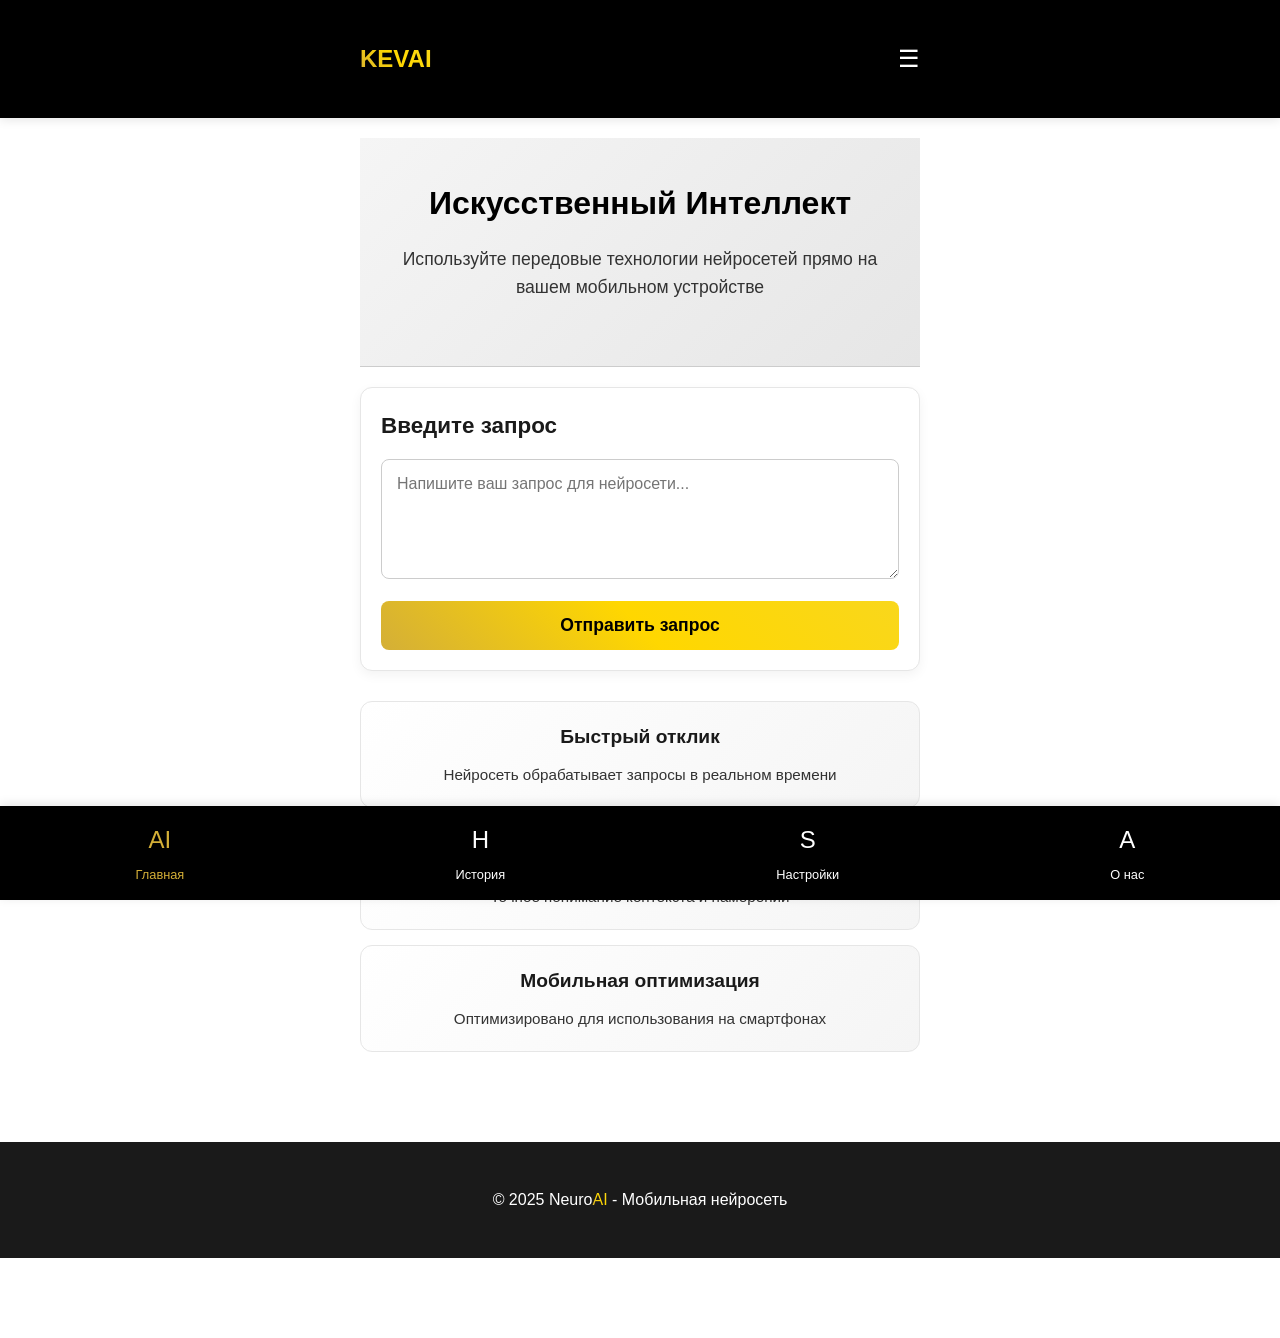
<file: index.html>
<!DOCTYPE html>
<html lang="ru">
<head>
    <meta charset="UTF-8">
    <meta name="viewport" content="width=device-width, initial-scale=1.0">
    <title>KEV - Нейросеть</title>
    <link rel="stylesheet" href="css/style.css">
</head>
<body class="smooth-scroll">
    <header>
        <div class="container">
            <div class="header-content">
                <div class="logo fade-in">KEV<span class="golden-text">AI</span></div>
                <button class="menu-btn">☰</button>
            </div>
        </div>
    </header>
    
    <div class="container">
        <section class="hero">
            <h1>Искусственный Интеллект</h1>
            <p>Используйте передовые технологии нейросетей прямо на вашем мобильном устройстве</p>
        </section>
        
        <section class="input-section">
            <h2>Введите запрос</h2>
            <textarea id="user-input" placeholder="Напишите ваш запрос для нейросети..."></textarea>
            <button class="btn" id="submit-btn">Отправить запрос</button>
        </section>
        
        <section class="result-section" id="result-section">
            <h2>Результат</h2>
            <div class="result-content" id="result-content">
                <!-- Результаты будут отображаться здесь -->
            </div>
        </section>
        
        <section class="features">
            <div class="feature-card card-hover fade-in">
                <h3>Быстрый отклик</h3>
                <p>Нейросеть обрабатывает запросы в реальном времени</p>
            </div>
            <div class="feature-card card-hover fade-in" style="animation-delay: 0.1s;">
                <h3>Умное понимание</h3>
                <p>Точное понимание контекста и намерений</p>
            </div>
            <div class="feature-card card-hover fade-in" style="animation-delay: 0.2s;">
                <h3>Мобильная оптимизация</h3>
                <p>Оптимизировано для использования на смартфонах</p>
            </div>
        </section>
    </div>
    
    <footer>
        <div class="container">
            <p>© 2025 Neuro<span class="gold-text">AI</span> - Мобильная нейросеть</p>
        </div>
    </footer>
    
    <script>
        document.addEventListener('DOMContentLoaded', function() {
            const submitBtn = document.getElementById('submit-btn');
            const userInput = document.getElementById('user-input');
            const resultSection = document.getElementById('result-section');
            const resultContent = document.getElementById('result-content');
            
            submitBtn.addEventListener('click', function() {
                const query = userInput.value.trim();
                
                if (query) {
                    // Показываем индикатор загрузки
                    resultContent.innerHTML = 'Обработка запроса...';
                    resultSection.style.display = 'block';
                    
                    // Имитация обработки запроса нейросетью
                    setTimeout(function() {
                        // В реальном приложении здесь будет API-запрос к нейросети
                        const responses = [
                            "Это ответ от нейросети на ваш запрос: " + query,
                            "На основе вашего запроса могу предложить следующее: " + query,
                            "Нейросеть обработала ваш запрос и выдала результат: " + query,
                            "Искусственный интеллект проанализировал ваш запрос и дал следующий ответ: " + query
                        ];
                        
                        const randomResponse = responses[Math.floor(Math.random() * responses.length)];
                        resultContent.innerHTML = randomResponse;
                    }, 1500);
                } else {
                    alert('Пожалуйста, введите запрос');
                }
            });
            
            // Обработка нажатия Enter в текстовом поле
            userInput.addEventListener('keypress', function(e) {
                if (e.key === 'Enter' && !e.shiftKey) {
                    e.preventDefault();
                    submitBtn.click();
                }
            });
        });
    </script>
    <script src="js/api.js"></script>
    <script>
        document.addEventListener('DOMContentLoaded', function() {
            const neuroAPI = new NeuroAPI();
            const submitBtn = document.getElementById('submit-btn');
            const userInput = document.getElementById('user-input');
            const resultSection = document.getElementById('result-section');
            const resultContent = document.getElementById('result-content');
            
            submitBtn.addEventListener('click', async function() {
                const query = userInput.value.trim();
                
                if (query) {
                    // Показываем индикатор загрузки
                    resultContent.innerHTML = '<div style="display: flex; justify-content: center; align-items: center; padding: 20px;"><div class="loading-dots">•••</div></div>';
                    resultSection.style.display = 'block';
                    
                    try {
                        // Вызов API нейросети
                        const response = await neuroAPI.sendQuery(query);
                        
                        if (response.success) {
                            resultContent.innerHTML = response.data.response;
                        } else {
                            resultContent.innerHTML = 'Ошибка при обработке запроса. Попробуйте снова.';
                        }
                    } catch (error) {
                        resultContent.innerHTML = 'Произошла ошибка соединения. Проверьте подключение к интернету.';
                    }
                } else {
                    alert('Пожалуйста, введите запрос');
                }
            });
            
            // Обработка нажатия Enter в текстовом поле
            userInput.addEventListener('keypress', function(e) {
                if (e.key === 'Enter' && !e.shiftKey) {
                    e.preventDefault();
                    submitBtn.click();
                }
            });
        });
    </script>
    
    <!-- Нижняя навигация -->
    <nav class="bottom-nav">
        <a href="index.html" class="nav-item active">
            <span class="nav-icon">AI</span>
            <span>Главная</span>
        </a>
        <a href="history.html" class="nav-item">
            <span class="nav-icon">H</span>
            <span>История</span>
        </a>
        <a href="settings.html" class="nav-item">
            <span class="nav-icon">S</span>
            <span>Настройки</span>
        </a>
        <a href="about.html" class="nav-item">
            <span class="nav-icon">A</span>
            <span>О нас</span>
        </a>
    </nav>
</body>
</html>
</file>
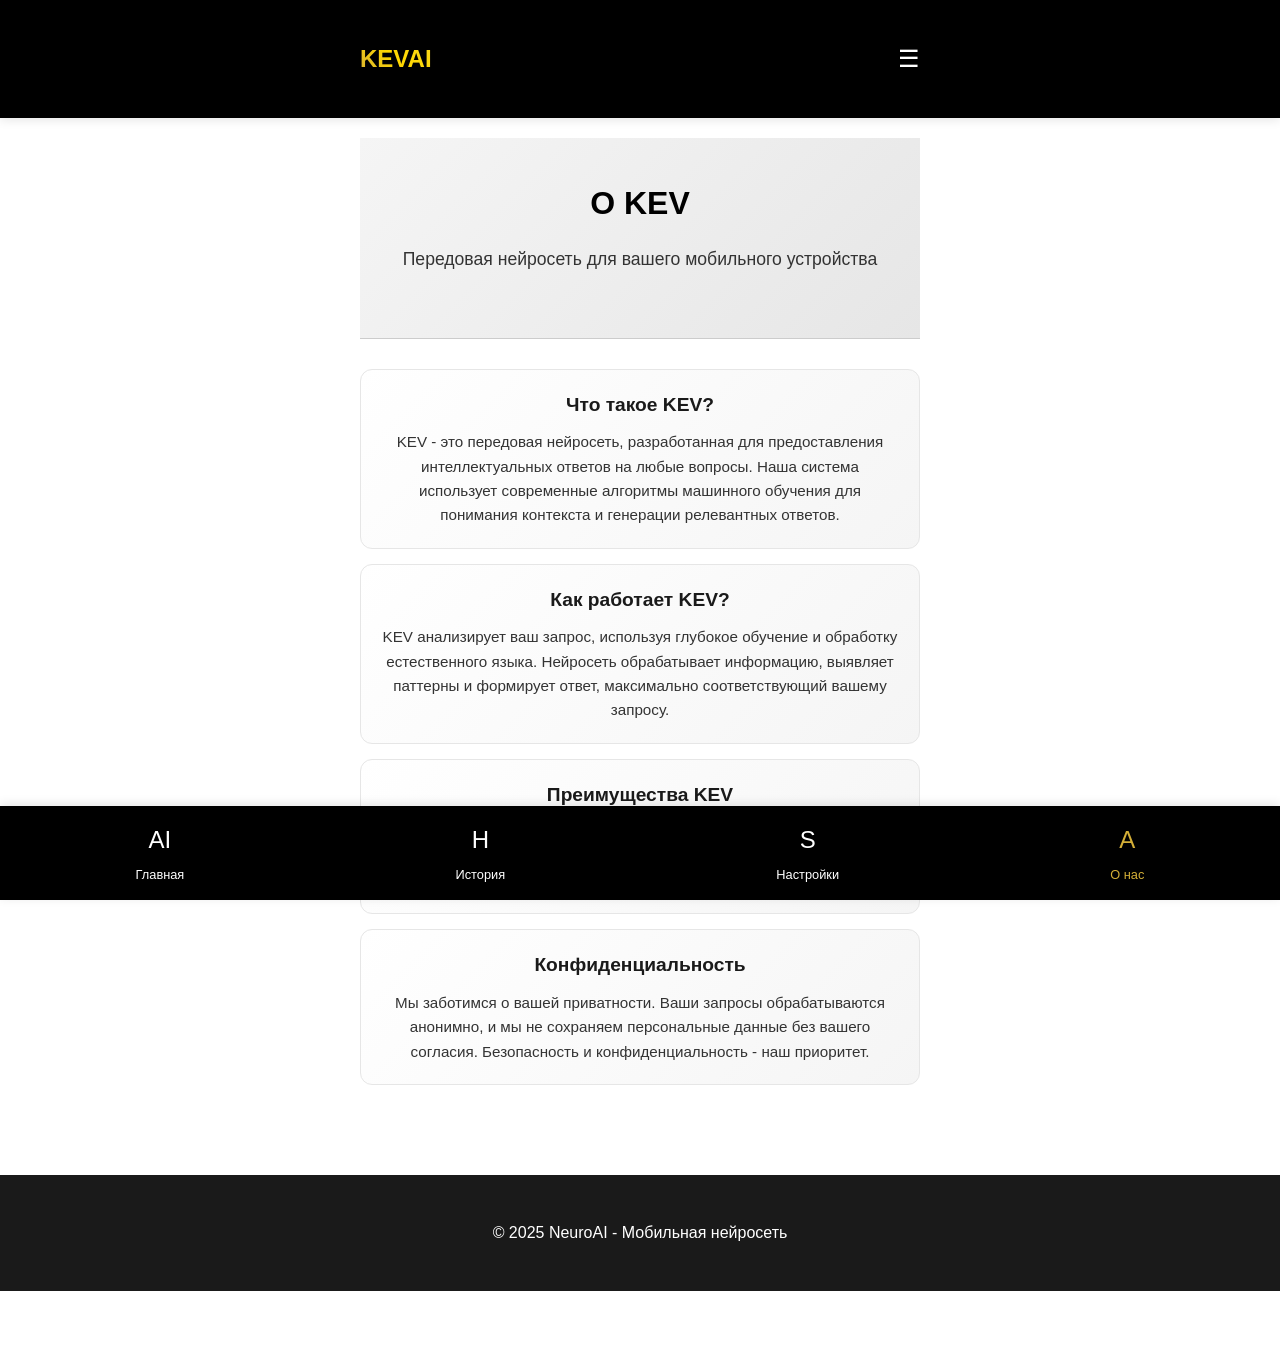
<file: about.html>
<!DOCTYPE html>
<html lang="ru">
<head>
    <meta charset="UTF-8">
    <meta name="viewport" content="width=device-width, initial-scale=1.0">
    <title>О нас - KEV</title>
    <link rel="stylesheet" href="css/style.css">
</head>
<body>
    <header>
        <div class="container">
            <div class="header-content">
                <div class="logo">KEV<span class="golden-text">AI</span></div>
                <button class="menu-btn">☰</button>
            </div>
        </div>
    </header>
    
    <div class="container">
        <section class="hero">
            <h1>О KEV</h1>
            <p>Передовая нейросеть для вашего мобильного устройства</p>
        </section>
        
        <section class="features">
            <div class="feature-card">
                <h3>Что такое KEV?</h3>
                <p>KEV - это передовая нейросеть, разработанная для предоставления интеллектуальных ответов на любые вопросы. Наша система использует современные алгоритмы машинного обучения для понимания контекста и генерации релевантных ответов.</p>
            </div>
            
            <div class="feature-card">
                <h3>Как работает KEV?</h3>
                <p>KEV анализирует ваш запрос, используя глубокое обучение и обработку естественного языка. Нейросеть обрабатывает информацию, выявляет паттерны и формирует ответ, максимально соответствующий вашему запросу.</p>
            </div>
            
            <div class="feature-card">
                <h3>Преимущества KEV</h3>
                <p>Наша нейросеть отличается высокой точностью ответов, быстрой обработкой запросов и адаптацией к различным темам. KEV способен помочь в учебе, работе, творчестве и решении повседневных задач.</p>
            </div>
            
            <div class="feature-card">
                <h3>Конфиденциальность</h3>
                <p>Мы заботимся о вашей приватности. Ваши запросы обрабатываются анонимно, и мы не сохраняем персональные данные без вашего согласия. Безопасность и конфиденциальность - наш приоритет.</p>
            </div>
        </section>
    </div>
    
    <footer>
        <div class="container">
            <p>© 2025 Neuro<span class="golden-text">AI</span> - Мобильная нейросеть</p>
        </div>
    </footer>
    
    <!-- Нижняя навигация -->
    <nav class="bottom-nav">
        <a href="index.html" class="nav-item">
            <span class="nav-icon">AI</span>
            <span>Главная</span>
        </a>
        <a href="history.html" class="nav-item">
            <span class="nav-icon">H</span>
            <span>История</span>
        </a>
        <a href="settings.html" class="nav-item">
            <span class="nav-icon">S</span>
            <span>Настройки</span>
        </a>
        <a href="about.html" class="nav-item active">
            <span class="nav-icon">A</span>
            <span>О нас</span>
        </a>
    </nav>
</body>
</html>
</file>
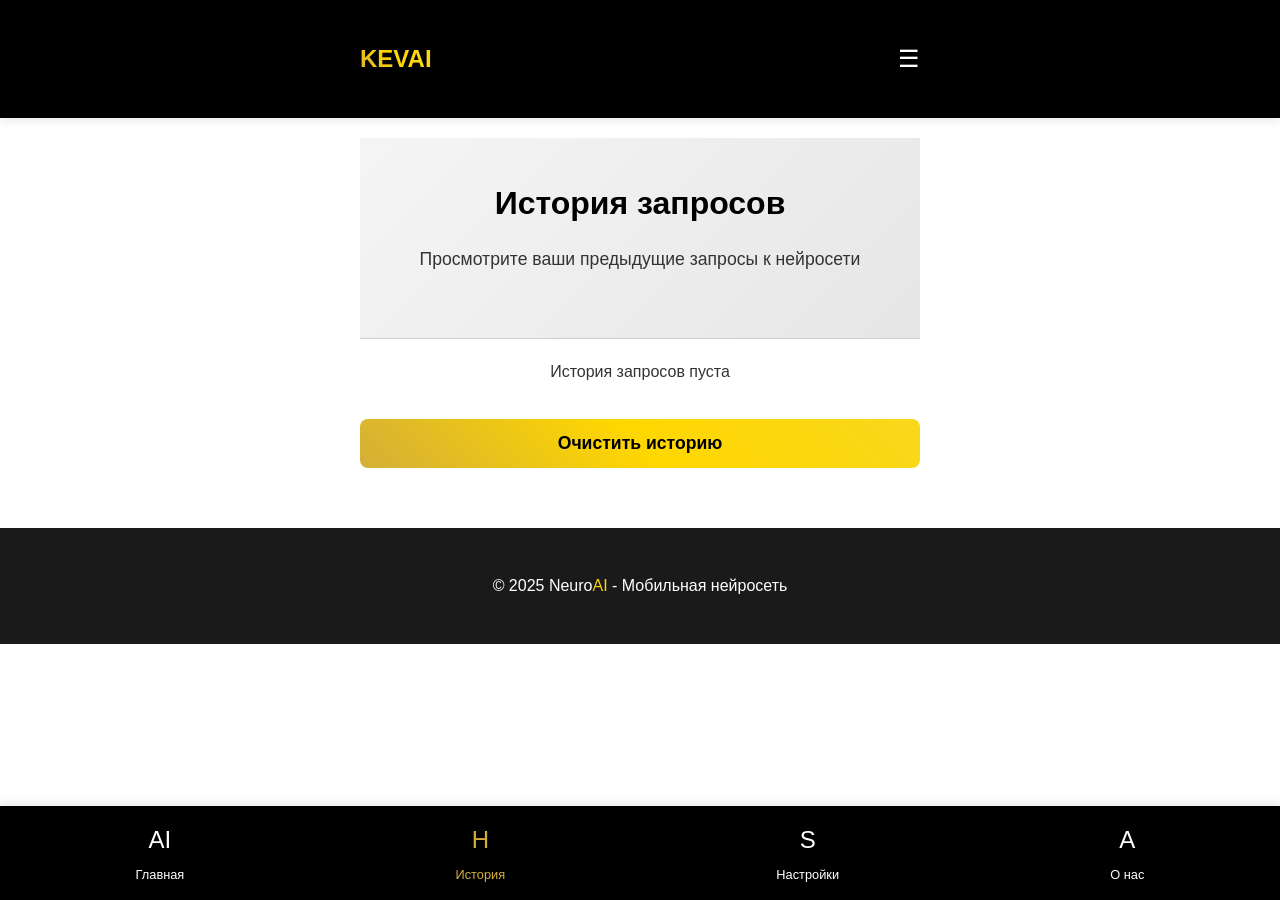
<file: history.html>
<!DOCTYPE html>
<html lang="ru">
<head>
    <meta charset="UTF-8">
    <meta name="viewport" content="width=device-width, initial-scale=1.0">
    <title>История запросов - KEV</title>
    <link rel="stylesheet" href="css/style.css">
</head>
<body>
    <header>
        <div class="container">
            <div class="header-content">
                <div class="logo">KEV<span class="golden-text">AI</span></div>
                <button class="menu-btn">☰</button>
            </div>
        </div>
    </header>
    
    <div class="container">
        <section class="hero">
            <h1>История запросов</h1>
            <p>Просмотрите ваши предыдущие запросы к нейросети</p>
        </section>
        
        <div id="history-list">
            <div class="history-item">
                <div class="history-query">Как создать веб-сайт с нейросетью?</div>
                <div class="history-response">Для создания веб-сайта с интеграцией нейросети, вам понадобится фронтенд для пользовательского интерфейса и бэкенд для обработки запросов к нейросети...</div>
            </div>
            
            <div class="history-item">
                <div class="history-query">Что такое искусственный интеллект?</div>
                <div class="history-response">Искусственный интеллект (AI) - это область компьютерных наук, которая стремится создать программное обеспечение или машины, которые проявляют человеческий интеллект...</div>
            </div>
            
            <div class="history-item">
                <div class="history-query">Какие перспективы у нейросетей в 2025 году?</div>
                <div class="history-response">Эксперты предсказывают, что в 2025 году нейросети будут играть еще более важную роль в различных отраслях, включая здравоохранение, образование и транспорт...</div>
            </div>
        </div>
        
        <button class="btn" id="clear-history">Очистить историю</button>
    </div>
    
    <footer>
        <div class="container">
            <p>© 2025 Neuro<span class="gold-text">AI</span> - Мобильная нейросеть</p>
        </div>
    </footer>
    
    <!-- Нижняя навигация -->
    <nav class="bottom-nav">
        <a href="index.html" class="nav-item">
            <span class="nav-icon">AI</span>
            <span>Главная</span>
        </a>
        <a href="history.html" class="nav-item active">
            <span class="nav-icon">H</span>
            <span>История</span>
        </a>
        <a href="settings.html" class="nav-item">
            <span class="nav-icon">S</span>
            <span>Настройки</span>
        </a>
        <a href="about.html" class="nav-item">
            <span class="nav-icon">A</span>
            <span>О нас</span>
        </a>
    </nav>
    
    <script src="js/api.js"></script>
    <script>
        document.addEventListener('DOMContentLoaded', function() {
            const neuroAPI = new NeuroAPI();
            const historyList = document.getElementById('history-list');
            
            // Загрузка истории при открытии страницы
            loadHistory();
            
            async function loadHistory() {
                try {
                    const response = await neuroAPI.getHistory();
                    if (response.success) {
                        displayHistory(response.data);
                    } else {
                        historyList.innerHTML = '<p style="text-align: center; padding: 20px; color: var(--gray-text);">Ошибка при загрузке истории</p>';
                    }
                } catch (error) {
                    historyList.innerHTML = '<p style="text-align: center; padding: 20px; color: var(--gray-text);">Ошибка соединения при загрузке истории</p>';
                }
            }
            
            function displayHistory(history) {
                if (history.length === 0) {
                    historyList.innerHTML = '<p style="text-align: center; padding: 20px; color: var(--gray-text);">История запросов пуста</p>';
                    return;
                }
                
                let historyHTML = '';
                history.forEach(item => {
                    const date = new Date(item.timestamp).toLocaleString('ru-RU');
                    historyHTML += `
                        <div class="history-item">
                            <div class="history-query">${item.query}</div>
                            <div class="history-response">${item.response}</div>
                            <small style="display: block; margin-top: 8px; color: var(--gray-text);">${date}</small>
                        </div>
                    `;
                });
                
                historyList.innerHTML = historyHTML;
            }
            
            document.getElementById('clear-history').addEventListener('click', async function() {
                if (confirm('Вы уверены, что хотите очистить всю историю запросов?')) {
                    try {
                        const response = await neuroAPI.clearHistory();
                        if (response.success) {
                            historyList.innerHTML = '<p style="text-align: center; padding: 20px; color: var(--gray-text);">История запросов пуста</p>';
                        } else {
                            alert('Ошибка при очистке истории');
                        }
                    } catch (error) {
                        alert('Произошла ошибка при очистке истории');
                    }
                }
            });
        });
    </script>
</body>
</html>
</file>
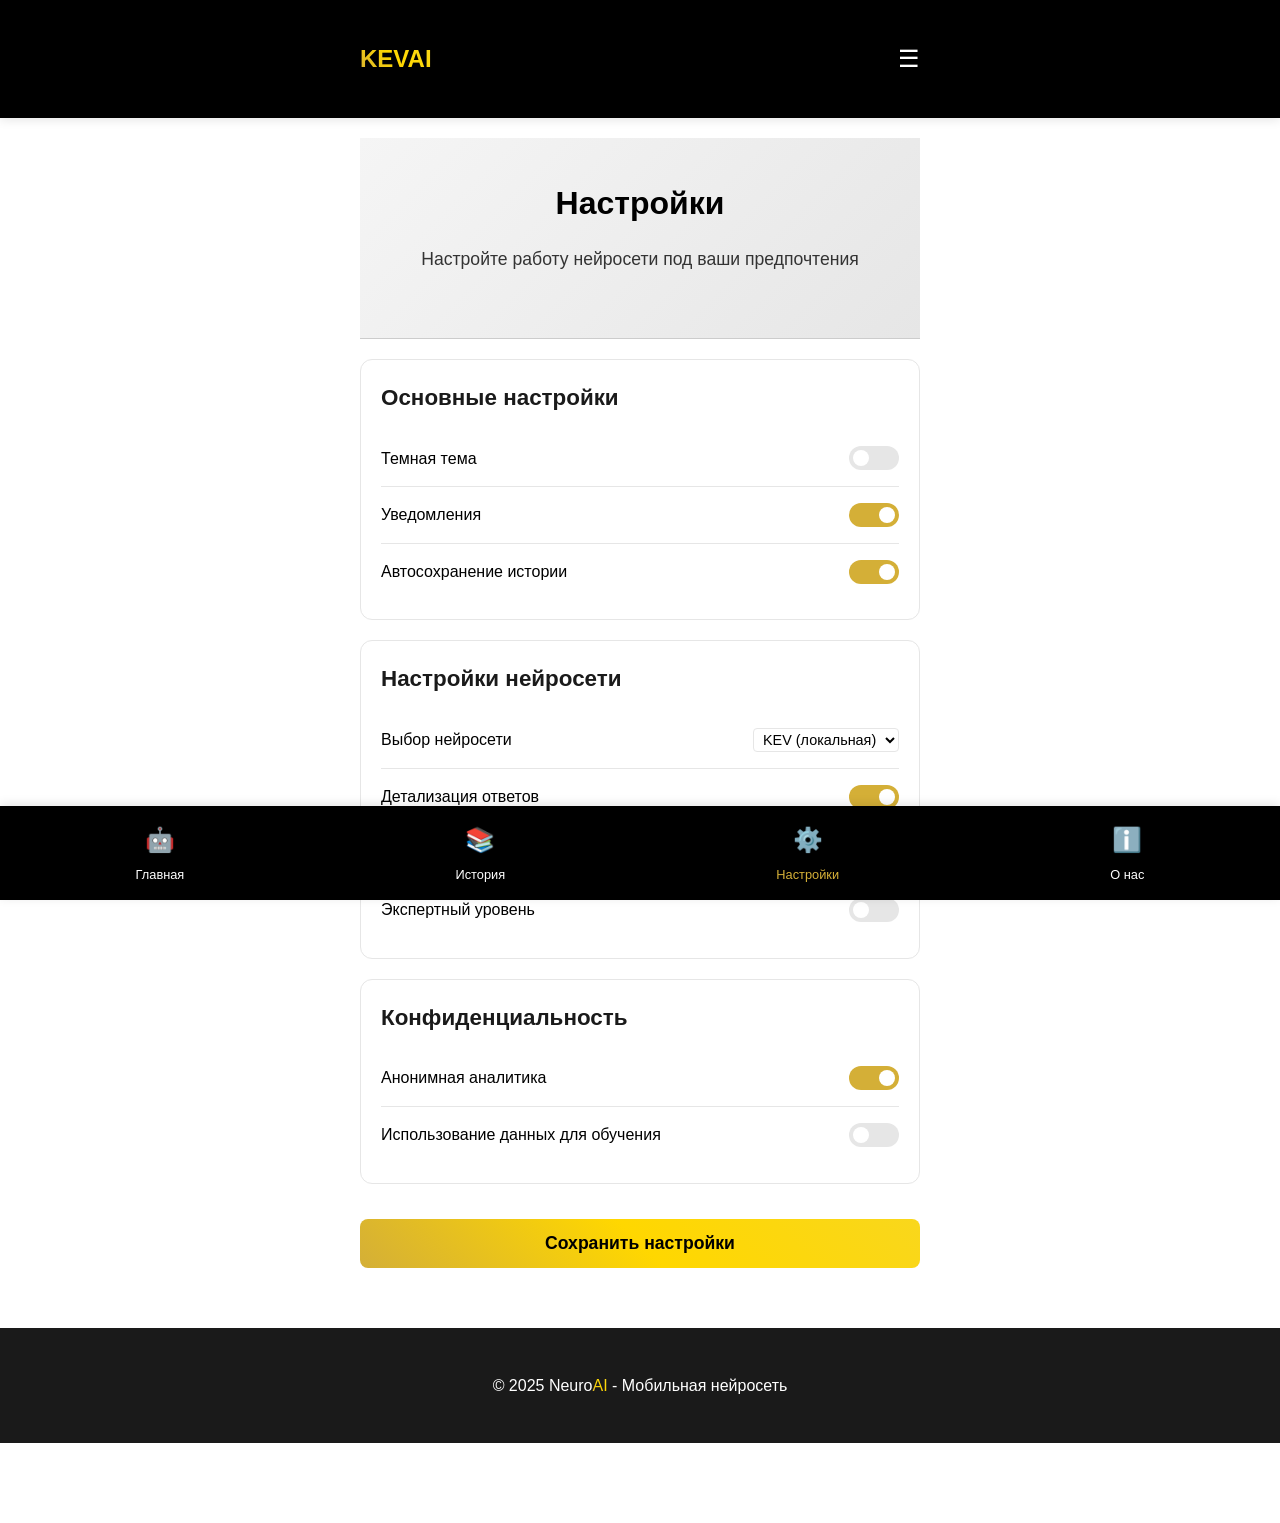
<file: settings.html>
<!DOCTYPE html>
<html lang="ru">
<head>
    <meta charset="UTF-8">
    <meta name="viewport" content="width=device-width, initial-scale=1.0">
    <title>Настройки - KEV</title>
    <link rel="stylesheet" href="css/style.css">
</head>
<body>
    <header>
        <div class="container">
            <div class="header-content">
                <div class="logo">KEV<span class="golden-text">AI</span></div>
                <button class="menu-btn">☰</button>
            </div>
        </div>
    </header>
    
    <div class="container">
        <section class="hero">
            <h1>Настройки</h1>
            <p>Настройте работу нейросети под ваши предпочтения</p>
        </section>
        
        <section class="settings-section">
            <h2>Основные настройки</h2>
            
            <div class="setting-item">
                <span>Темная тема</span>
                <label class="toggle-switch">
                    <input type="checkbox">
                    <span class="toggle-slider"></span>
                </label>
            </div>
            
            <div class="setting-item">
                <span>Уведомления</span>
                <label class="toggle-switch">
                    <input type="checkbox" checked>
                    <span class="toggle-slider"></span>
                </label>
            </div>
            
            <div class="setting-item">
                <span>Автосохранение истории</span>
                <label class="toggle-switch">
                    <input type="checkbox" checked>
                    <span class="toggle-slider"></span>
                </label>
            </div>
        </section>
        
        <section class="settings-section">
            <h2>Настройки нейросети</h2>
            
            <div class="setting-item">
                <span>Выбор нейросети</span>
                <select id="neural-network-select" class="toggle-switch" style="width: auto; height: 24px; background-color: var(--white); border: 1px solid var(--gray-light); border-radius: 4px; padding: 0 5px; font-size: 0.9rem;">
                    <option value="kev">KEV (локальная)</option>
                    <option value="gpt-4">ChatGPT-4</option>
                    <option value="gpt-3.5">ChatGPT-3.5</option>
                    <option value="qwen">Qwen</option>
                    <option value="deepseek">DeepSeek</option>
                    <option value="claude">Claude</option>
                </select>
            </div>
            
            <div class="setting-item">
                <span>Детализация ответов</span>
                <label class="toggle-switch">
                    <input type="checkbox" checked>
                    <span class="toggle-slider"></span>
                </label>
            </div>
            
            <div class="setting-item">
                <span>Творческий режим</span>
                <label class="toggle-switch">
                    <input type="checkbox">
                    <span class="toggle-slider"></span>
                </label>
            </div>
            
            <div class="setting-item">
                <span>Экспертный уровень</span>
                <label class="toggle-switch">
                    <input type="checkbox">
                    <span class="toggle-slider"></span>
                </label>
            </div>
        </section>
        
        <section class="settings-section">
            <h2>Конфиденциальность</h2>
            
            <div class="setting-item">
                <span>Анонимная аналитика</span>
                <label class="toggle-switch">
                    <input type="checkbox" checked>
                    <span class="toggle-slider"></span>
                </label>
            </div>
            
            <div class="setting-item">
                <span>Использование данных для обучения</span>
                <label class="toggle-switch">
                    <input type="checkbox">
                    <span class="toggle-slider"></span>
                </label>
            </div>
        </section>
        
        <button class="btn">Сохранить настройки</button>
    </div>
    
    <footer>
        <div class="container">
            <p>© 2025 Neuro<span class="gold-text">AI</span> - Мобильная нейросеть</p>
        </div>
    </footer>
    
    <!-- Нижняя навигация -->
    <nav class="bottom-nav">
        <a href="index.html" class="nav-item">
            <span class="nav-icon">🤖</span>
            <span>Главная</span>
        </a>
        <a href="history.html" class="nav-item">
            <span class="nav-icon">📚</span>
            <span>История</span>
        </a>
        <a href="settings.html" class="nav-item active">
            <span class="nav-icon">⚙️</span>
            <span>Настройки</span>
        </a>
        <a href="about.html" class="nav-item">
            <span class="nav-icon">ℹ️</span>
            <span>О нас</span>
        </a>
    </nav>
    
    <script>
        document.querySelectorAll('.toggle-switch input').forEach(checkbox => {
            checkbox.addEventListener('change', function() {
                // В реальном приложении здесь будет сохранение настроек
                console.log('Настройка изменена:', this.checked);
            });
        });
        
        document.querySelector('.btn').addEventListener('click', function() {
            alert('Настройки успешно сохранены!');
        });
    </script>
</body>
</html>
</file>
<file: css/style.css>
/* Основные переменные цветов */
:root {
  --white: #ffffff;
  --black: #000000;
  --gray-light: #e6e6e6;
  --gray-dark: #1a1a1a;
  --gray-medium: #cccccc;
  --gray-text: #333333;
  --gold-gradient: linear-gradient(45deg, #D4AF37, #FFD700, #F9D71C);
}

* {
  margin: 0;
  padding: 0;
  box-sizing: border-box;
  font-family: -apple-system, BlinkMacSystemFont, 'Segoe UI', Roboto, Oxygen, Ubuntu, Cantarell, 'Open Sans', 'Helvetica Neue', sans-serif;
}

body {
  background-color: var(--white);
  color: var(--black);
  line-height: 1.6;
  padding-bottom: 80px; /* Дополнительное пространство для нижней навигации */
}

.container {
  max-width: 100%;
  width: 100%;
  padding: 20px;
  margin: 0 auto;
}

/* Шапка сайта */
header {
  background-color: var(--black);
  color: var(--white);
  padding: 20px 15px;
  position: sticky;
  top: 0;
  z-index: 100;
  box-shadow: 0 2px 10px rgba(0,0,0,0.1);
}

.header-content {
  display: flex;
  justify-content: space-between;
  align-items: center;
}

.logo {
  font-size: 1.5rem;
  font-weight: bold;
  background: var(--gold-gradient);
  -webkit-background-clip: text;
  -webkit-text-fill-color: transparent;
  background-clip: text;
}

.menu-btn {
  background: none;
  border: none;
  color: var(--white);
  font-size: 1.5rem;
  cursor: pointer;
}

/* Герой-секция */
.hero {
  text-align: center;
  padding: 40px 20px;
  background: linear-gradient(135deg, #f5f5f5 0%, var(--gray-light) 100%);
  border-bottom: 1px solid var(--gray-medium);
}

.hero h1 {
  font-size: 2rem;
  margin-bottom: 15px;
  color: var(--black);
}

.hero p {
  font-size: 1.1rem;
  color: var(--gray-text);
  margin-bottom: 25px;
}

/* Секция ввода */
.input-section {
  background-color: var(--white);
  border: 1px solid var(--gray-light);
  border-radius: 12px;
  padding: 20px;
  margin: 20px 0;
  box-shadow: 0 4px 12px rgba(0,0,0,0.05);
}

.input-section h2 {
  color: var(--gray-dark);
  margin-bottom: 15px;
  font-size: 1.4rem;
}

textarea {
  width: 100%;
  min-height: 120px;
  padding: 15px;
  border: 1px solid var(--gray-medium);
  border-radius: 8px;
  font-size: 1rem;
  resize: vertical;
  background-color: var(--white);
  color: var(--black);
}

textarea:focus {
  outline: none;
  border-color: #D4AF37;
  box-shadow: 0 0 0 2px rgba(212, 175, 55, 0.2);
}

/* Кнопки */
.btn {
  background: var(--gold-gradient);
  color: var(--black);
  border: none;
  padding: 14px 20px;
  border-radius: 8px;
  font-size: 1.1rem;
  font-weight: 600;
  cursor: pointer;
  width: 100%;
  margin-top: 15px;
  transition: transform 0.2s, box-shadow 0.2s;
}

.btn:hover {
  transform: translateY(-2px);
  box-shadow: 0 6px 15px rgba(212, 175, 55, 0.3);
}

.btn:active {
  transform: translateY(0);
}

/* Секция результатов */
.result-section {
  background-color: var(--white);
  border: 1px solid var(--gray-light);
  border-radius: 12px;
  padding: 20px;
  margin: 20px 0;
  display: none;
}

.result-section h2 {
  color: var(--gray-dark);
  margin-bottom: 15px;
  font-size: 1.4rem;
}

.result-content {
  background-color: #f9f9f9;
  padding: 15px;
  border-radius: 8px;
  border-left: 4px solid #D4AF37;
  color: var(--gray-text);
}

/* Карточки особенностей */
.features {
  display: grid;
  grid-template-columns: 1fr;
  gap: 15px;
  margin: 30px 0;
}

.feature-card {
  background: linear-gradient(135deg, var(--white) 0%, #f5f5f5 100%);
  border: 1px solid var(--gray-light);
  border-radius: 12px;
  padding: 20px;
  text-align: center;
}

.feature-card h3 {
  color: var(--gray-dark);
  margin-bottom: 10px;
  font-size: 1.2rem;
}

.feature-card p {
  color: var(--gray-text);
  font-size: 0.95rem;
}

/* Подвал */
footer {
  background-color: var(--gray-dark);
  color: var(--white);
  text-align: center;
  padding: 25px 15px;
  margin-top: 40px;
}

.gold-text {
  background: var(--gold-gradient);
  -webkit-background-clip: text;
  -webkit-text-fill-color: transparent;
  background-clip: text;
}

/* Адаптивность для планшетов */
@media (min-width: 768px) {
  .container {
    max-width: 600px;
  }
}

/* Нижняя навигация для мобильных устройств */
.bottom-nav {
  position: fixed;
  bottom: 0;
  left: 0;
  right: 0;
  background-color: var(--black);
  display: flex;
  justify-content: space-around;
  align-items: center;
  padding: 15px 0;
  z-index: 100;
  box-shadow: 0 -2px 10px rgba(0,0,0,0.1);
}

.nav-item {
  display: flex;
  flex-direction: column;
  align-items: center;
  color: var(--white);
  text-decoration: none;
  font-size: 0.8rem;
}

.nav-item.active {
  color: #D4AF37;
}

.nav-icon {
  font-size: 1.5rem;
  margin-bottom: 5px;
}

/* Страница истории запросов */
.history-item {
  background-color: var(--white);
  border: 1px solid var(--gray-light);
  border-radius: 8px;
  padding: 15px;
  margin: 10px 0;
  box-shadow: 0 2px 5px rgba(0,0,0,0.05);
}

.history-query {
  font-weight: bold;
  color: var(--gray-dark);
  margin-bottom: 5px;
}

.history-response {
  color: var(--gray-text);
  font-size: 0.9rem;
}

/* Страница настроек */
.settings-section {
  background-color: var(--white);
  border: 1px solid var(--gray-light);
  border-radius: 12px;
  padding: 20px;
  margin: 20px 0;
}

.settings-section h2 {
  color: var(--gray-dark);
  margin-bottom: 15px;
  font-size: 1.4rem;
}

.setting-item {
  display: flex;
  justify-content: space-between;
  align-items: center;
  padding: 15px 0;
  border-bottom: 1px solid var(--gray-light);
}

.setting-item:last-child {
  border-bottom: none;
}

.toggle-switch {
  position: relative;
  display: inline-block;
  width: 50px;
  height: 24px;
}

.toggle-switch input {
  opacity: 0;
  width: 0;
  height: 0;
}

.toggle-slider {
  position: absolute;
  cursor: pointer;
  top: 0;
  left: 0;
  right: 0;
  bottom: 0;
  background-color: var(--gray-light);
  transition: .4s;
  border-radius: 24px;
}

.toggle-slider:before {
  position: absolute;
  content: "";
  height: 16px;
  width: 16px;
  left: 4px;
  bottom: 4px;
  background-color: var(--white);
  transition: .4s;
  border-radius: 50%;
}

.toggle-switch input:checked + .toggle-slider {
  background-color: #D4AF37;
}

.toggle-switch input:checked + .toggle-slider:before {
  transform: translateX(26px);
}

/* Добавление анимаций из отдельного файла */
@import url('animations.css');
</file>
